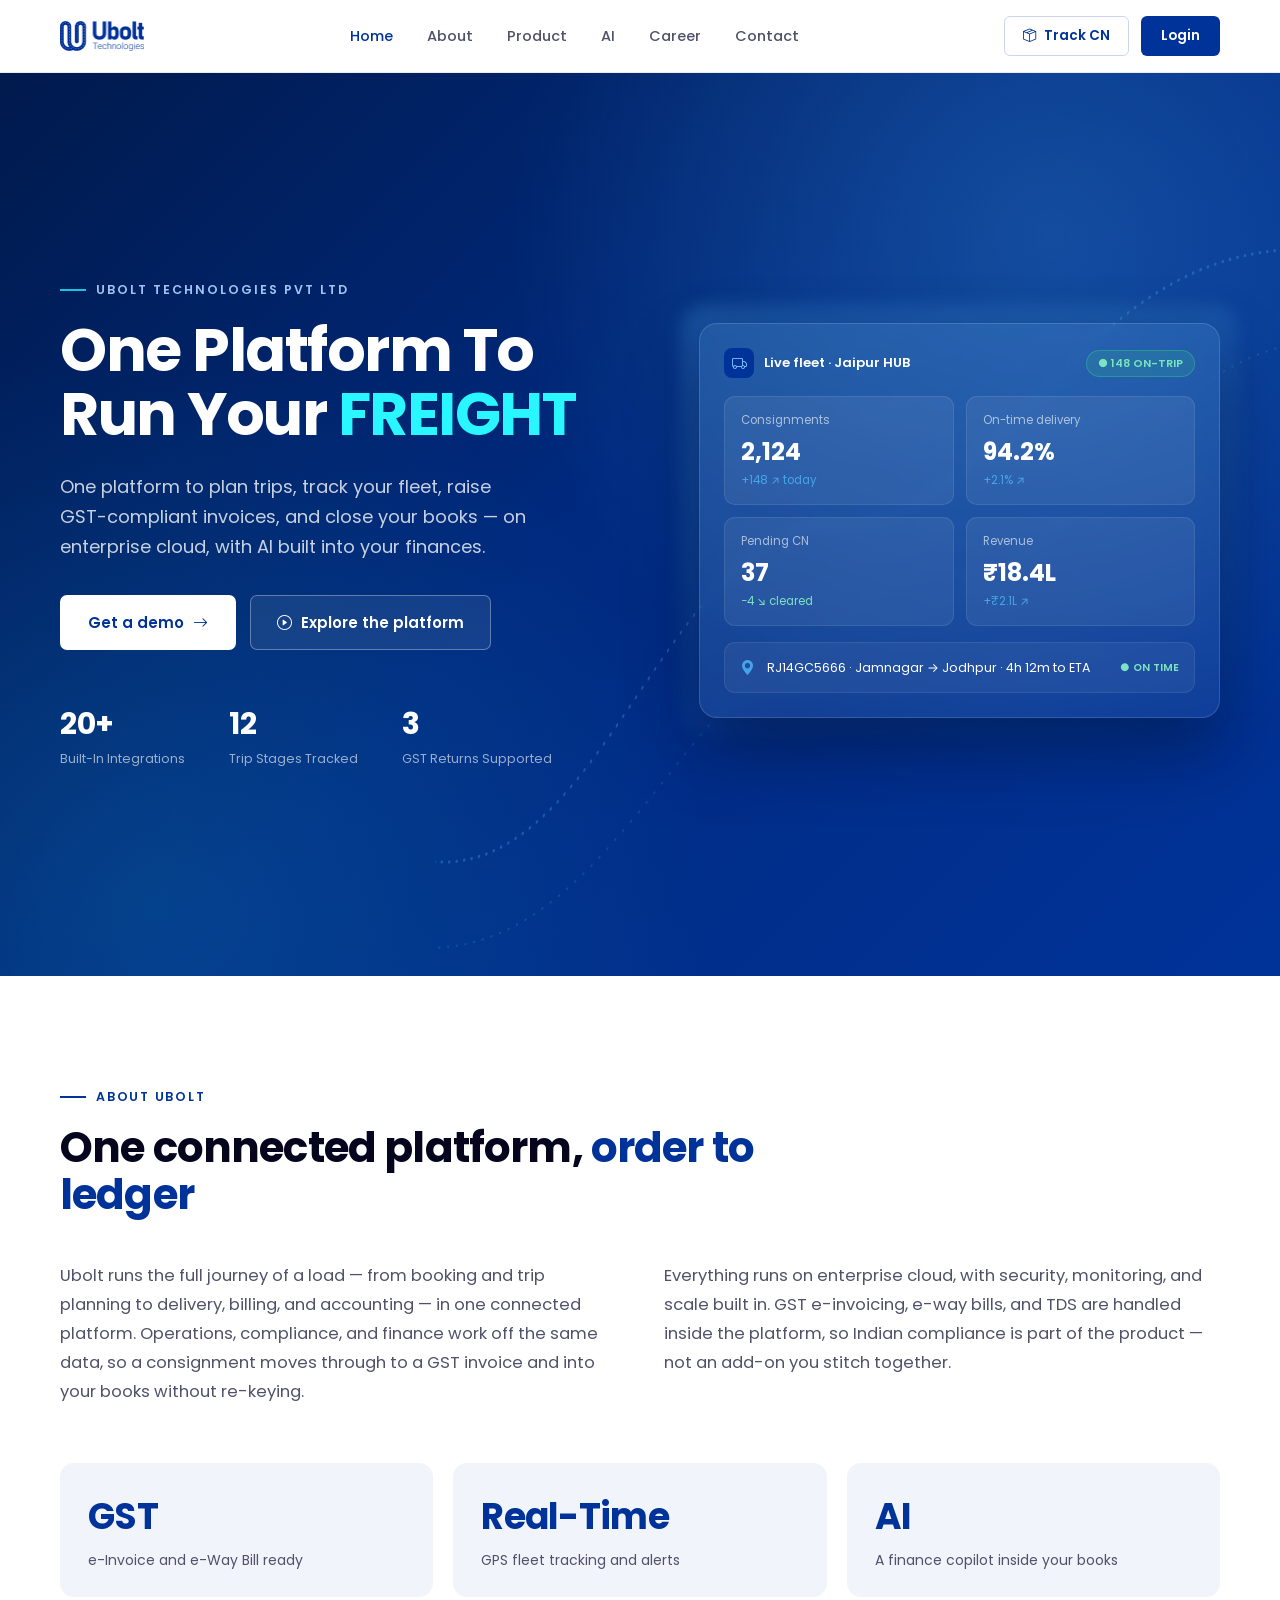
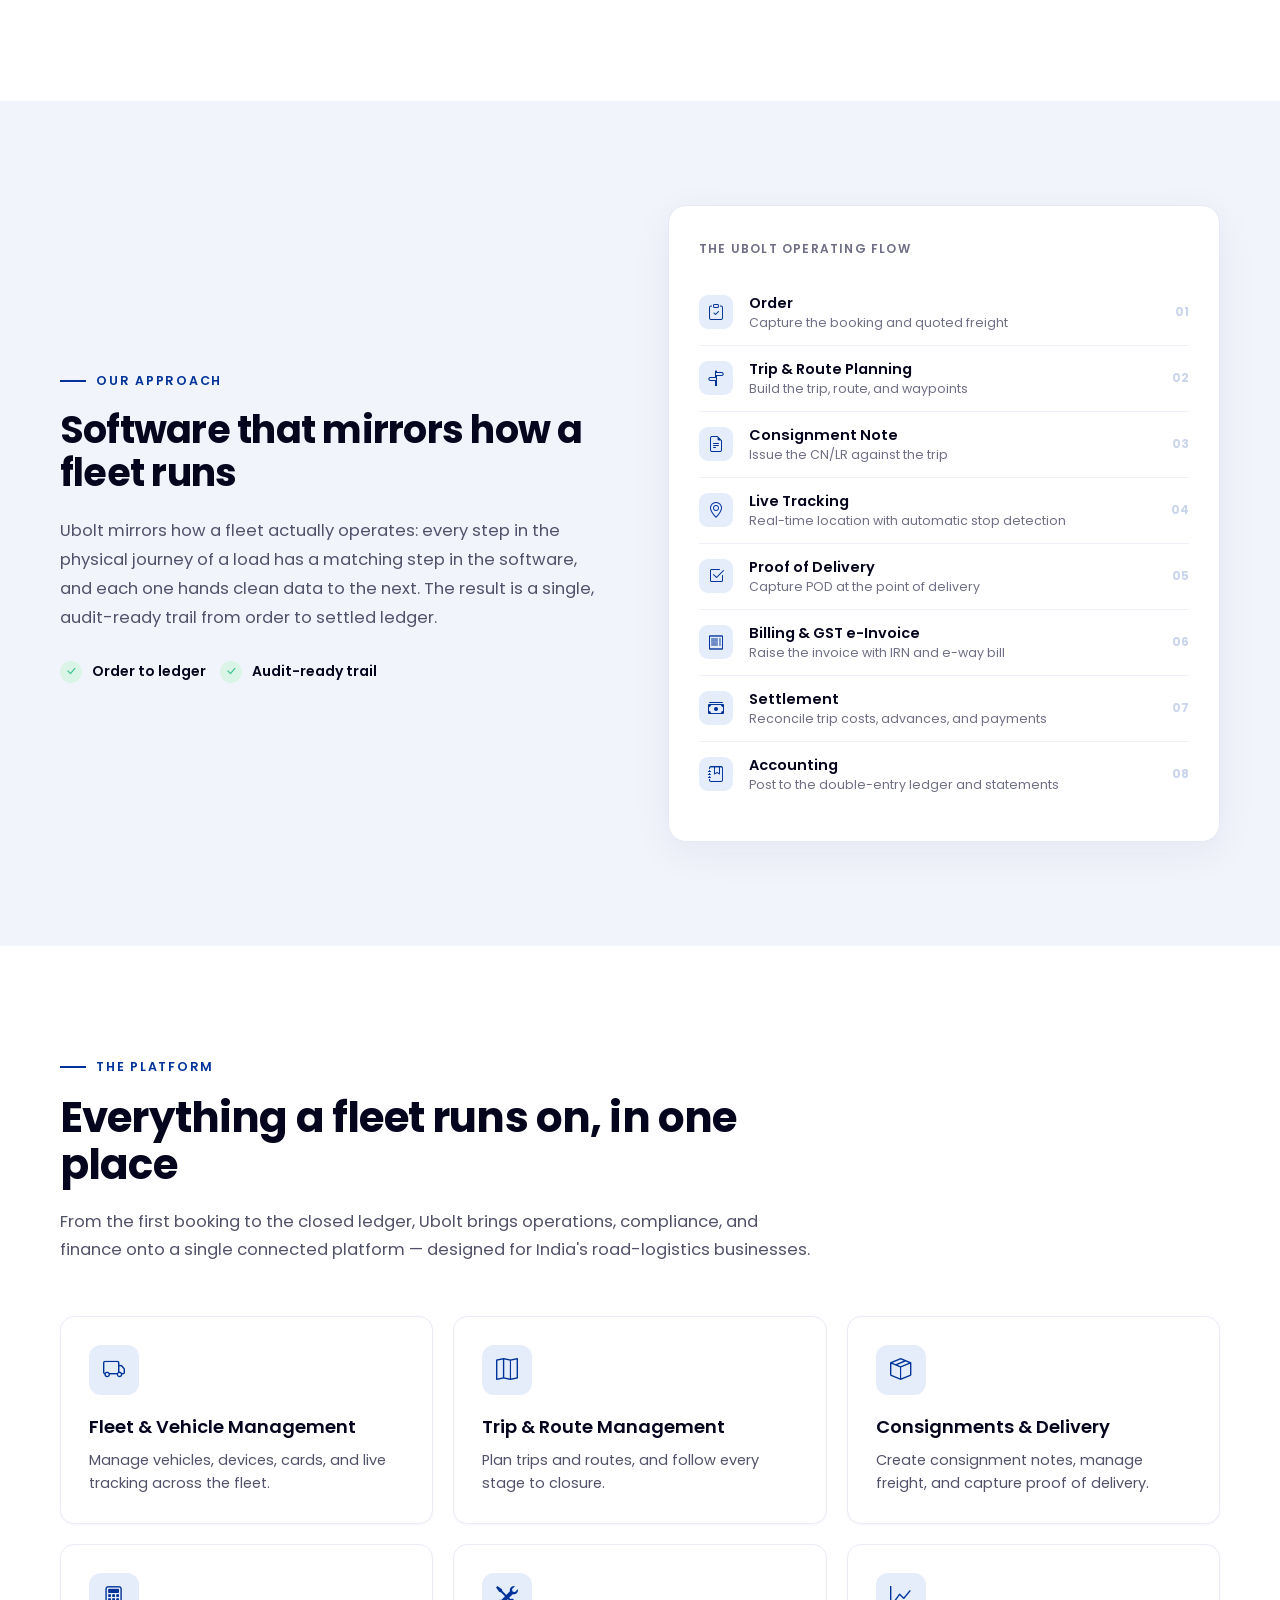
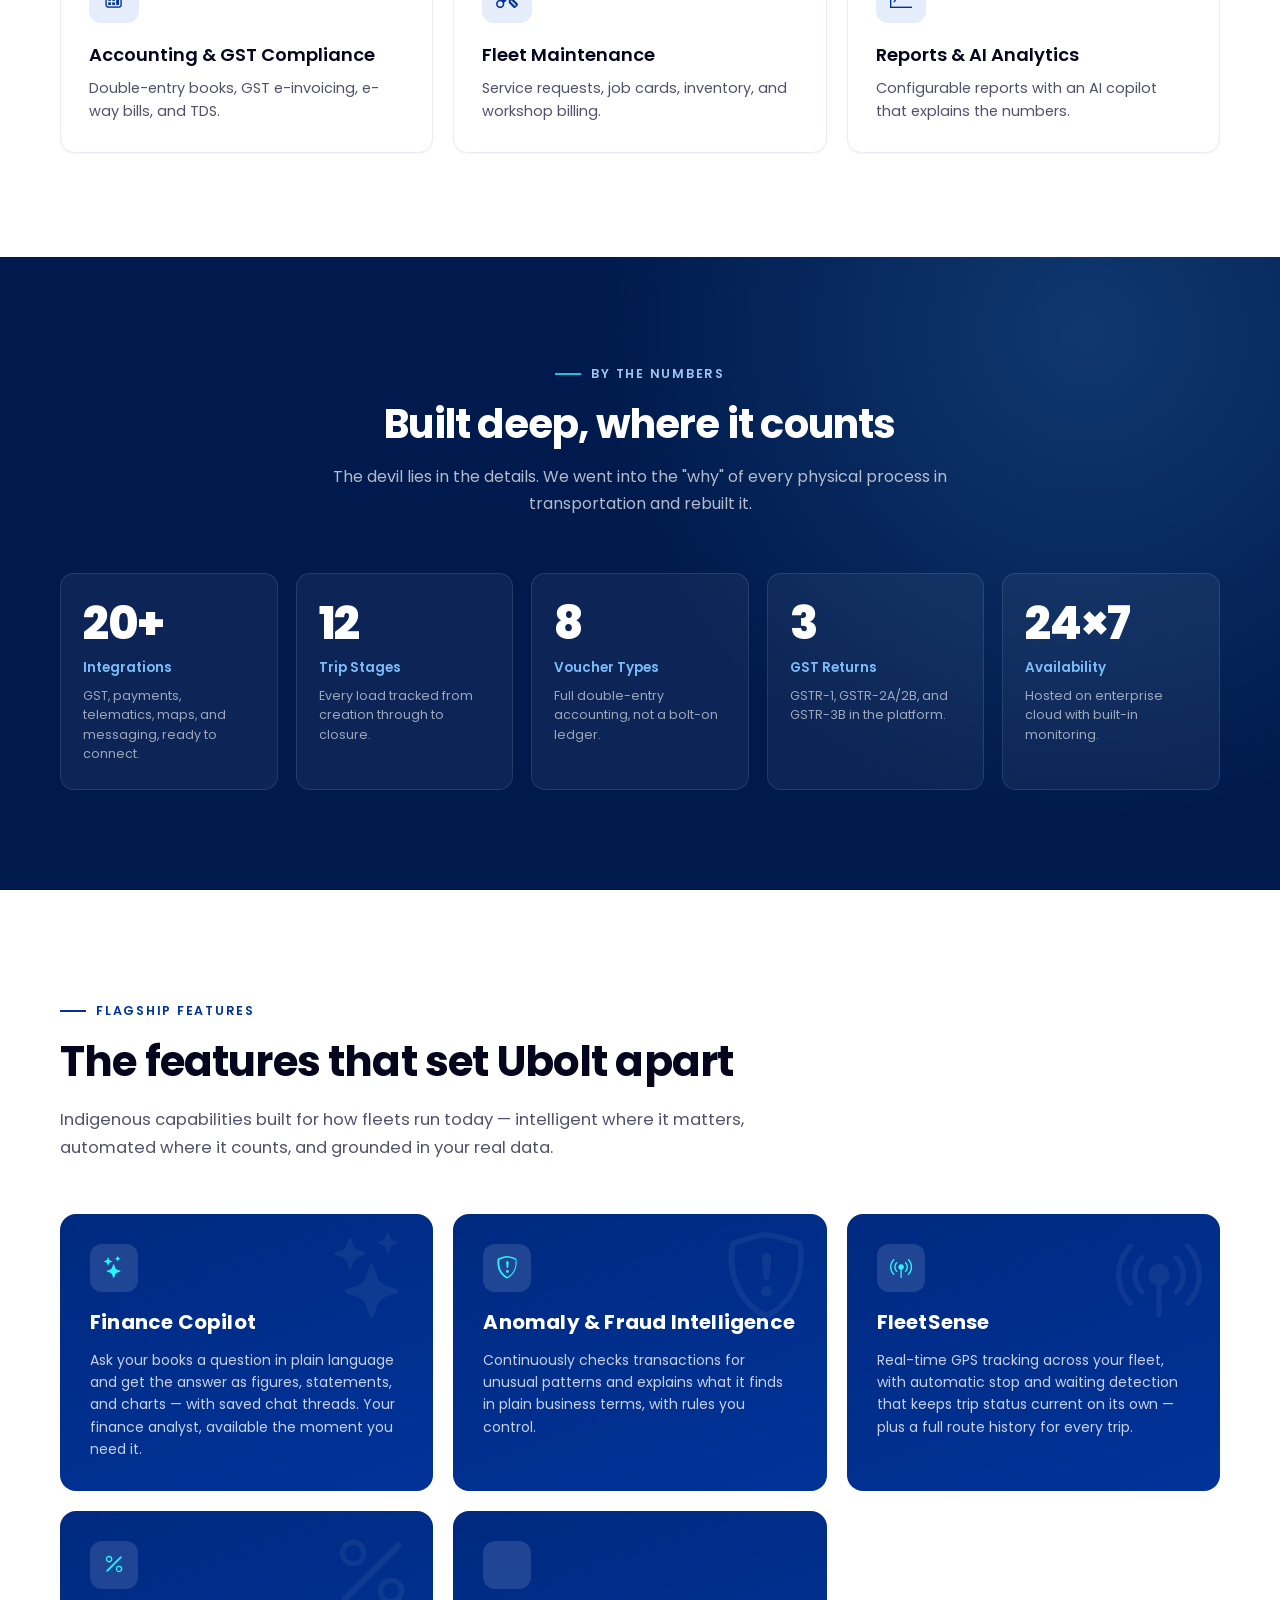
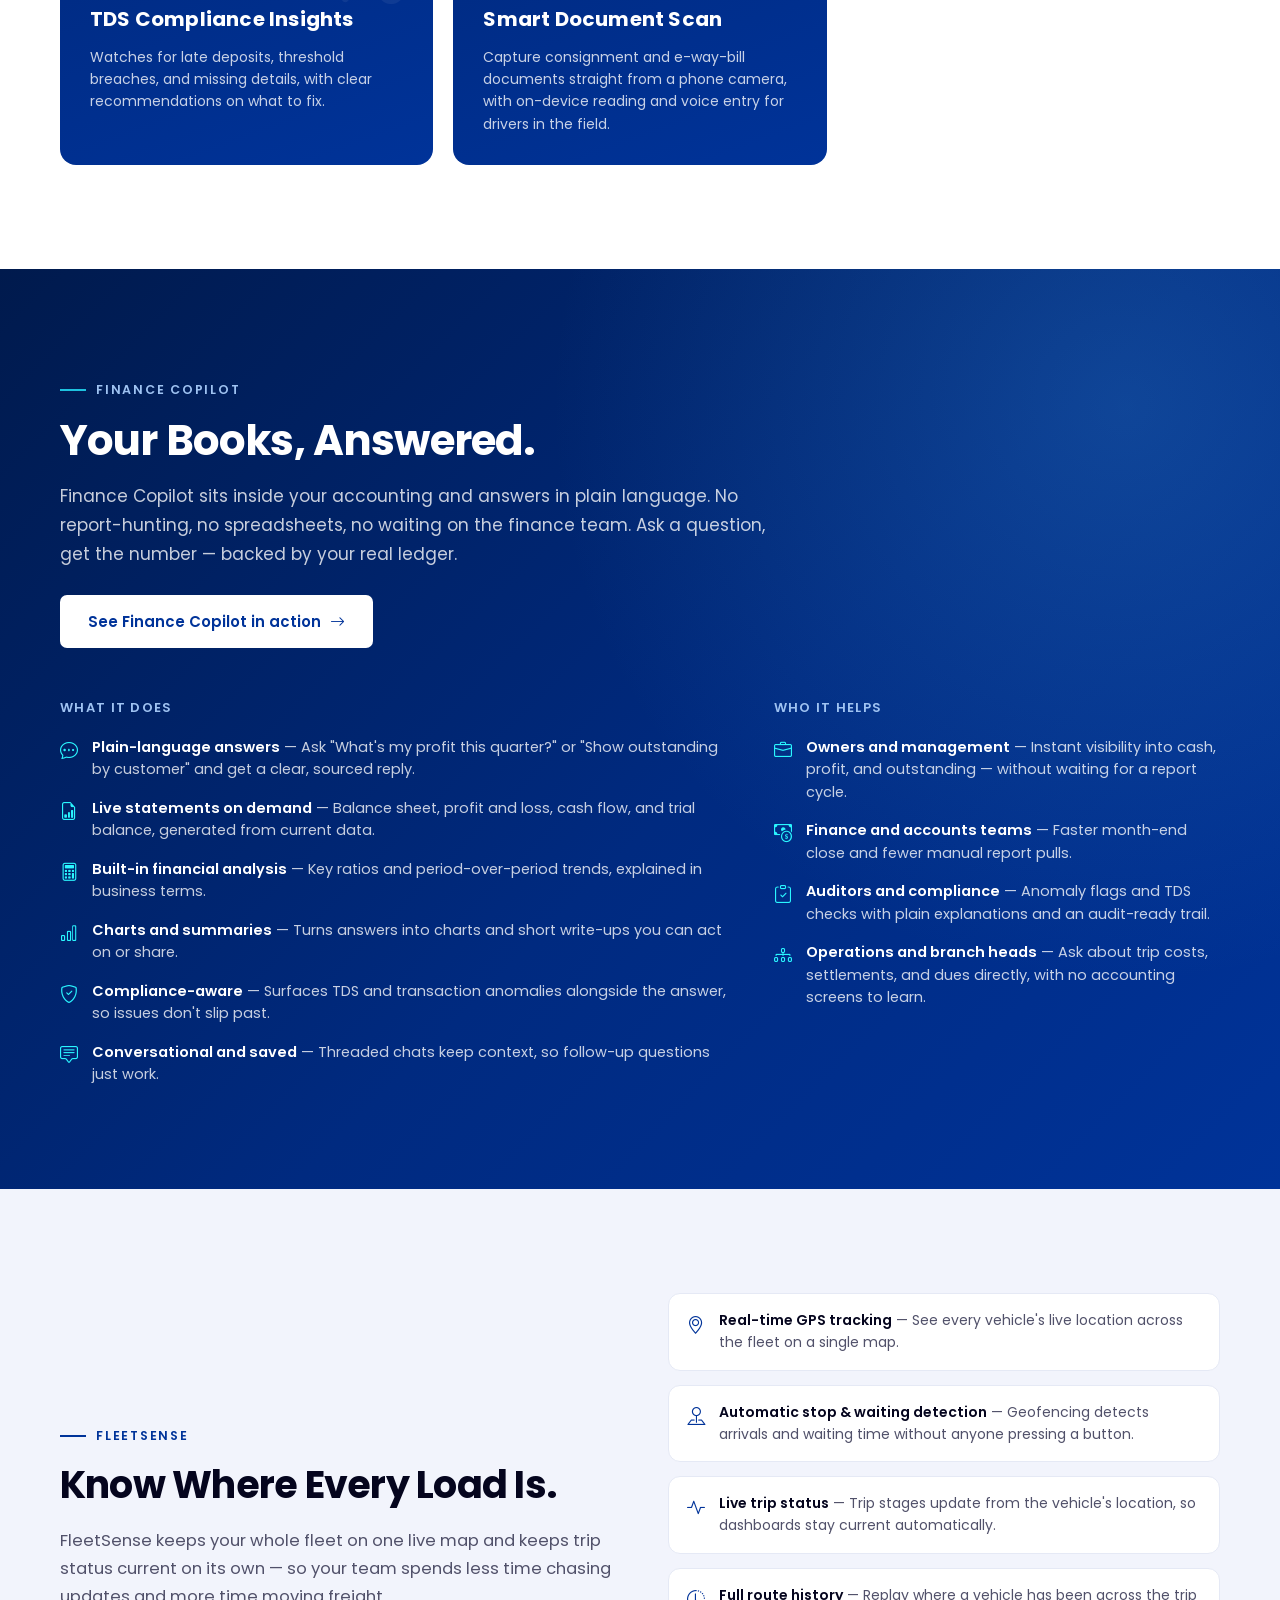
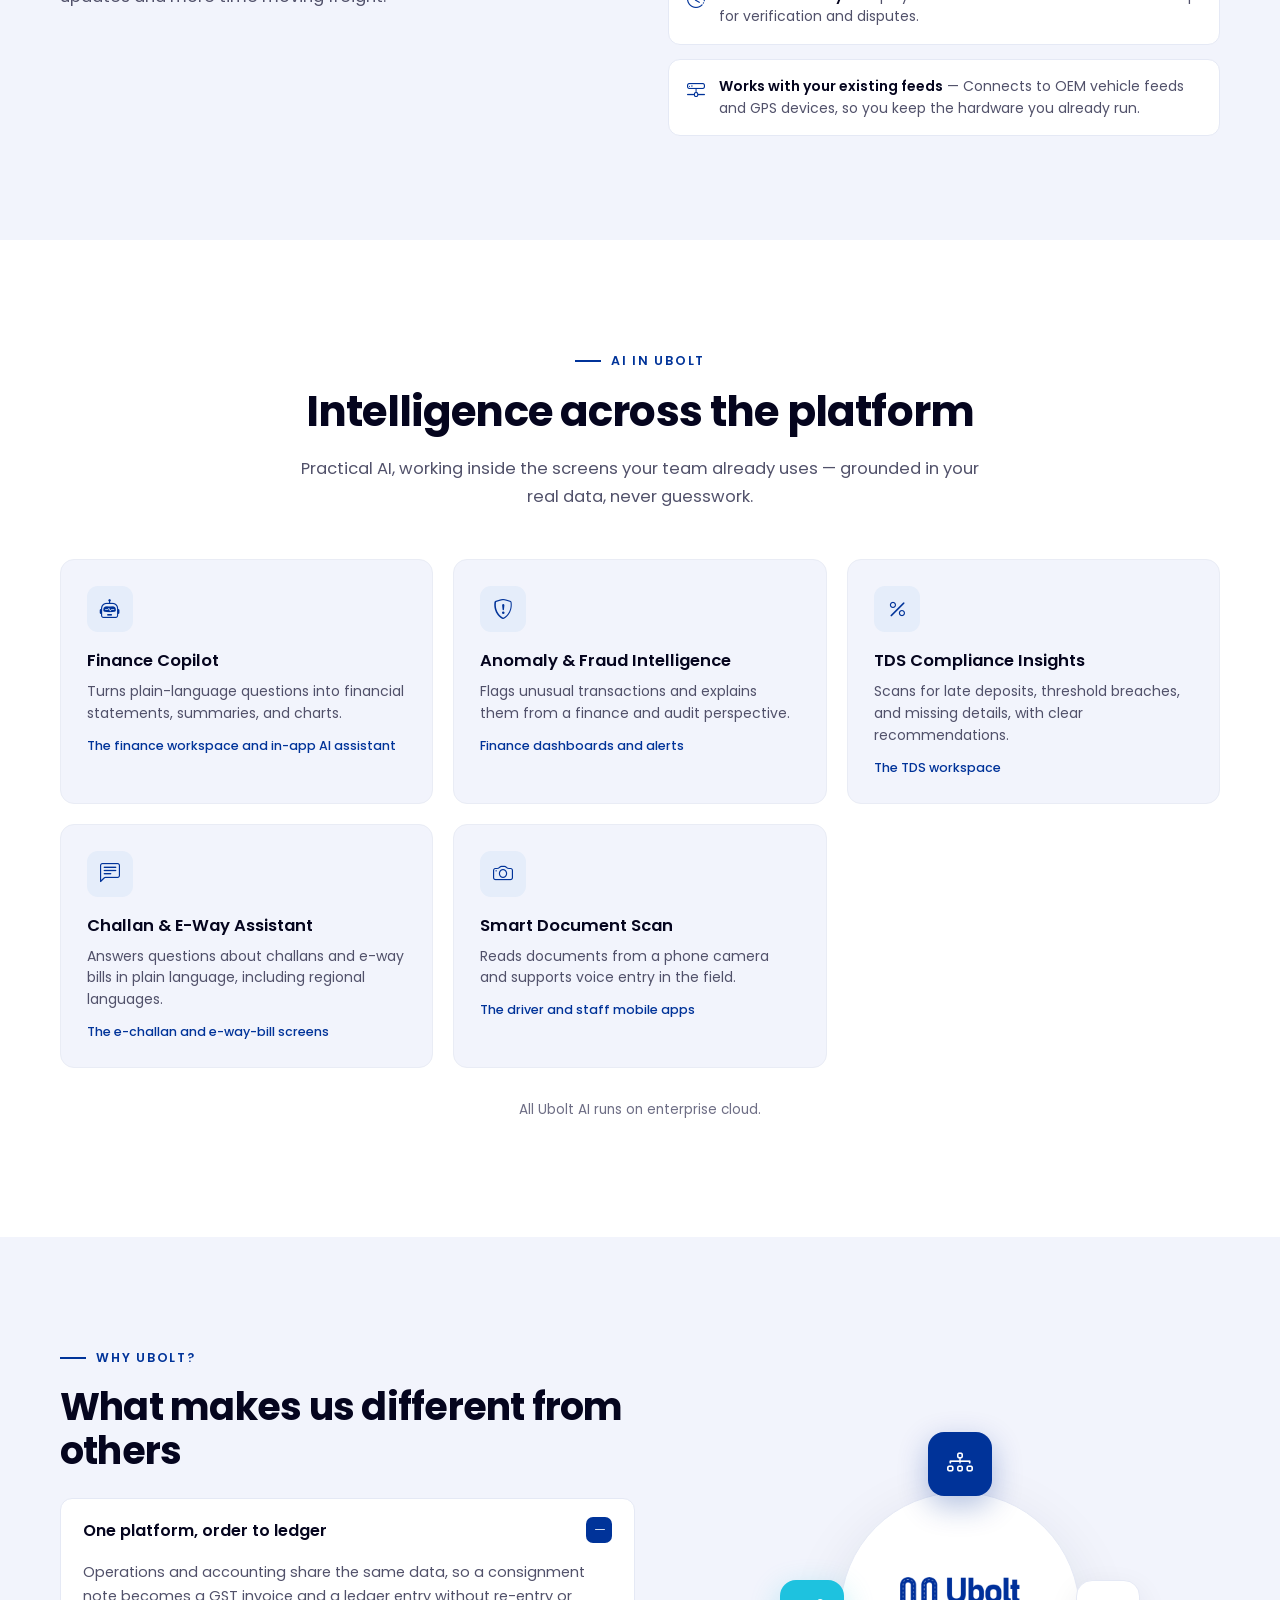
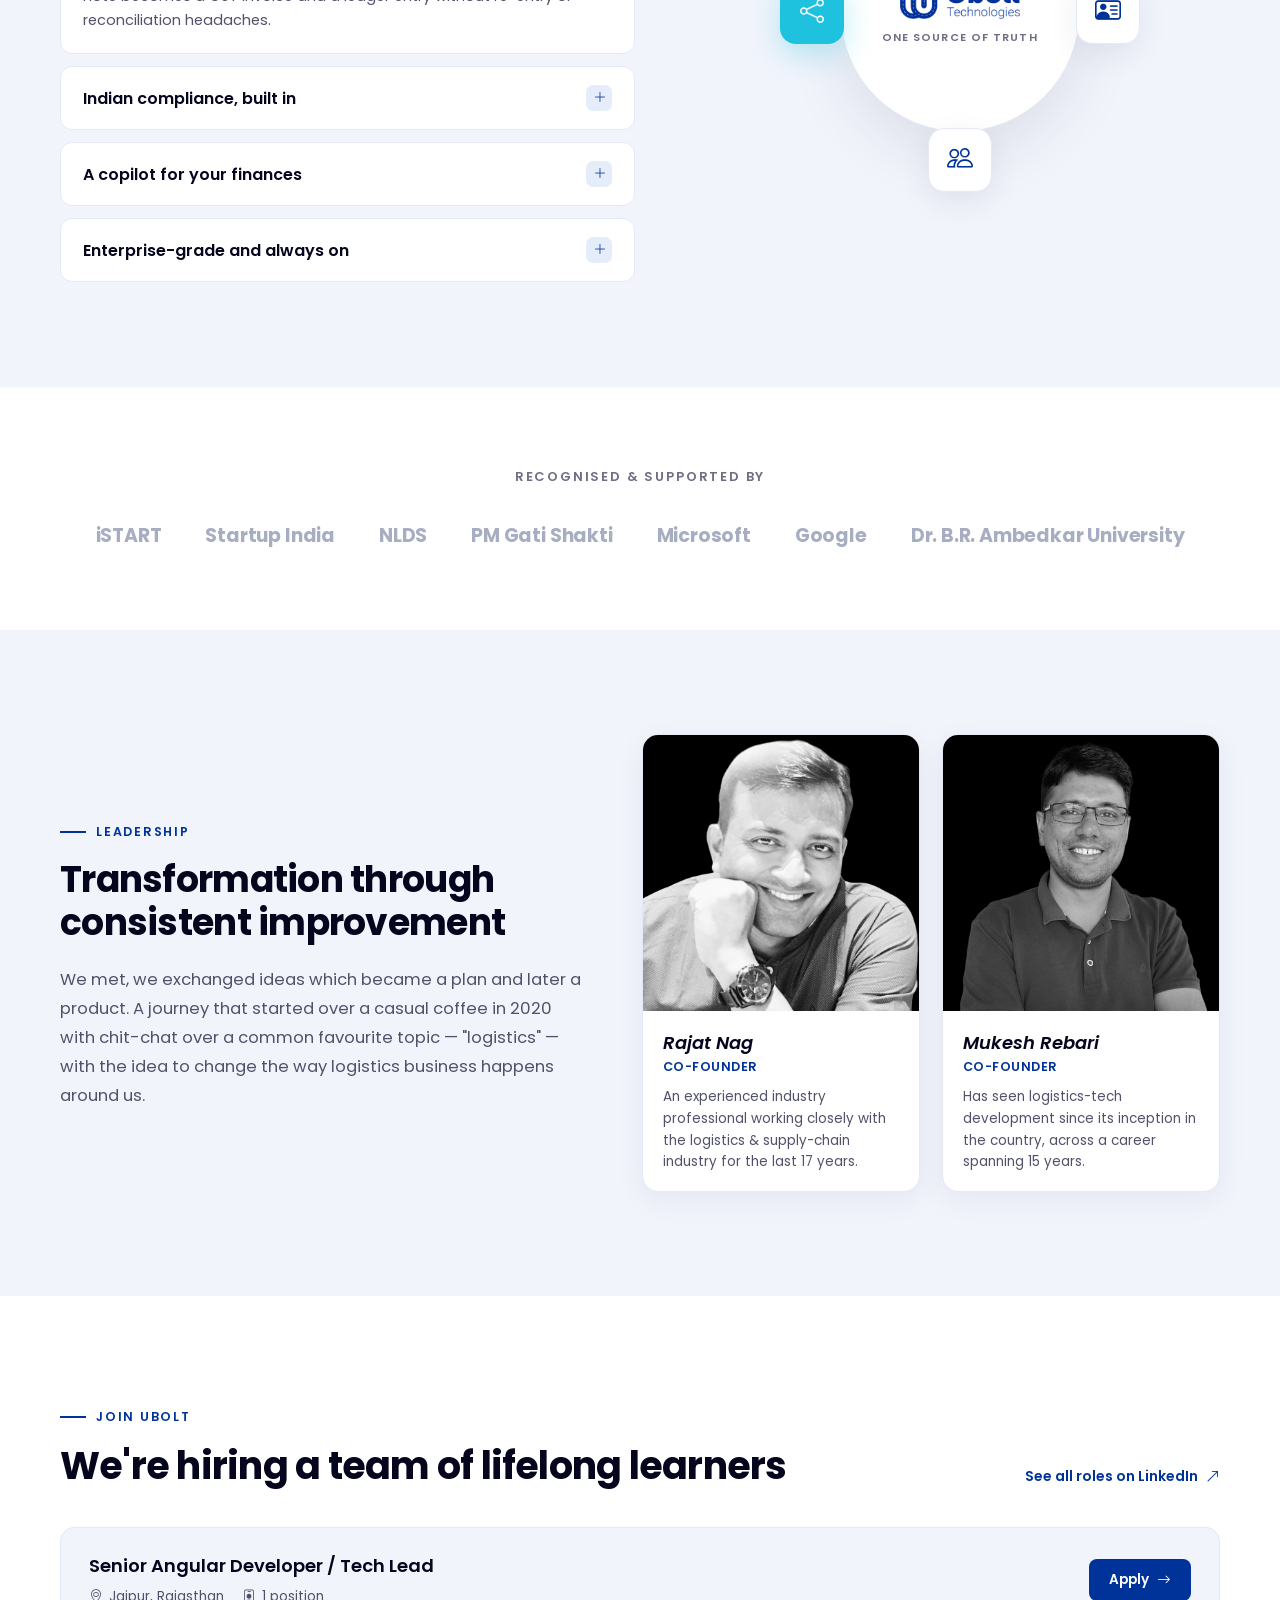
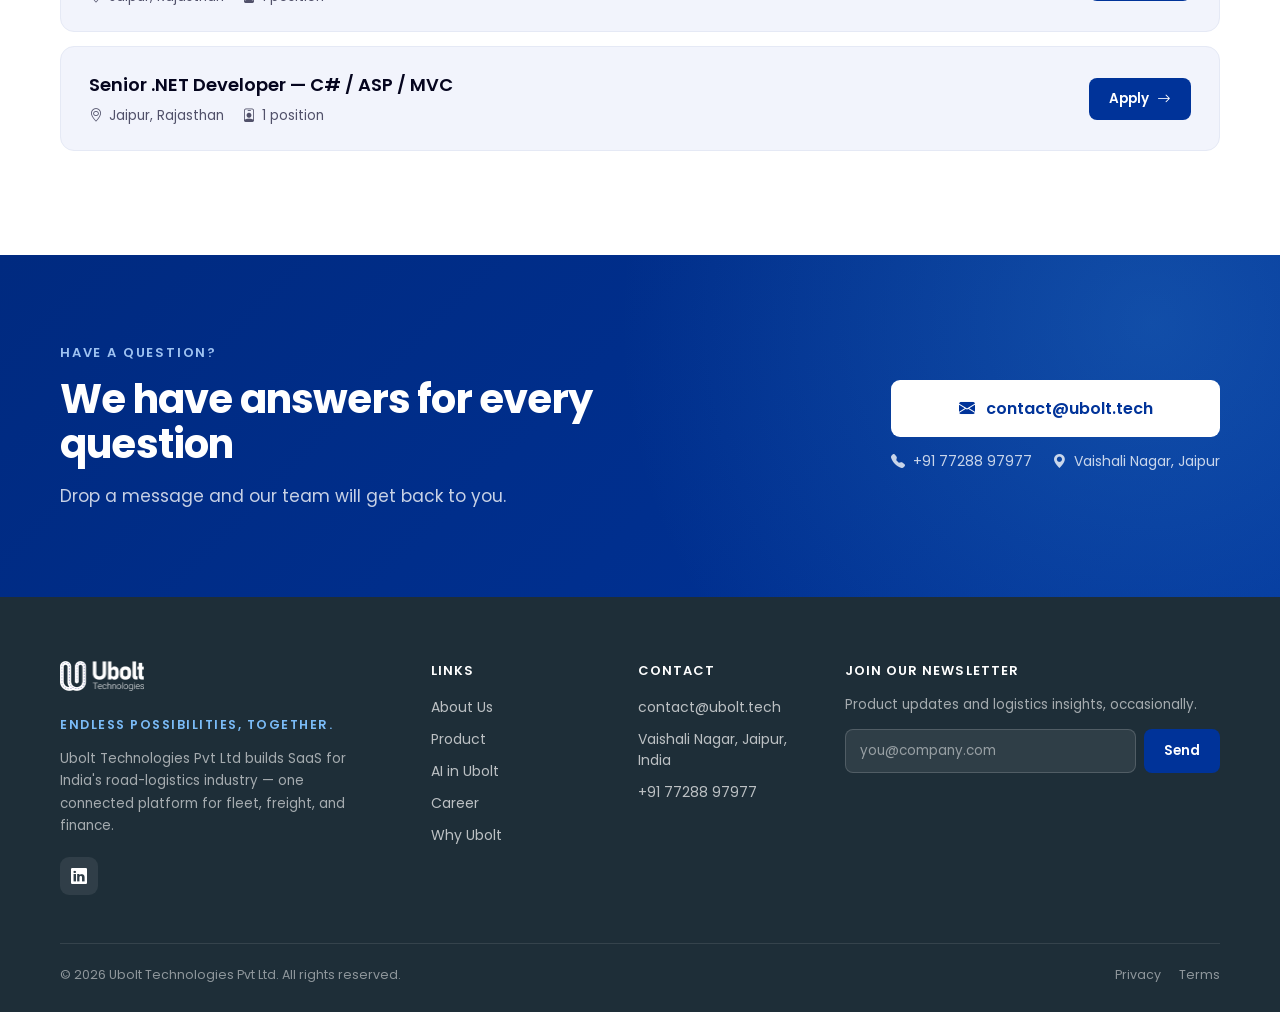
<file: redesign/index.html>
<!DOCTYPE html>
<html lang="en">
<head>
  <meta charset="utf-8">
  <meta name="viewport" content="width=device-width, initial-scale=1">
  <title>Ubolt Technologies — One Platform for Fleet, Freight &amp; Finance</title>
  <meta name="description" content="Ubolt runs the full journey of a load — trip planning, live fleet tracking, GST-compliant invoicing, and accounting — in one platform on enterprise cloud, with AI built into your finances.">
  <meta name="theme-color" content="#003399">
  <meta property="og:type" content="website">
  <meta property="og:site_name" content="Ubolt Technologies">
  <meta property="og:title" content="Ubolt Technologies — One Platform for Fleet, Freight &amp; Finance">
  <meta property="og:description" content="One platform to plan trips, track your fleet, raise GST-compliant invoices, and close your books — on enterprise cloud, with AI built into your finances.">
  <meta property="og:url" content="https://www.ubolt.tech/">
  <meta property="og:image" content="https://www.ubolt.tech/redesign/assets/logo-blue.png">
  <meta name="twitter:card" content="summary">
  <link rel="icon" type="image/png" href="assets/logo-blue.png">
  <link rel="stylesheet" href="https://cdn.jsdelivr.net/npm/bootstrap-icons@1.11.3/font/bootstrap-icons.css">
  <link rel="stylesheet" href="styles.css">
</head>
<body>

  <!-- ============ HEADER ============ -->
  <header class="site-header" id="siteHeader">
    <div class="wrap">
      <a href="#top" class="logo"><img src="assets/logo-blue.png" alt="Ubolt Technologies"></a>
      <nav class="nav" id="nav">
        <a href="#top" class="active">Home</a>
        <a href="#about">About</a>
        <a href="#product">Product</a>
        <a href="#ai">AI</a>
        <a href="#career">Career</a>
        <a href="#contact">Contact</a>
        <a href="https://app.ubolt.tech/" target="_blank" rel="noopener" class="nav-track">Track CN</a>
      </nav>
      <div class="header-actions">
        <a href="https://app.ubolt.tech/" target="_blank" rel="noopener" class="btn-track"><i class="bi bi-box-seam"></i>Track CN</a>
        <a href="https://app.ubolt.tech/" target="_blank" rel="noopener" class="btn-login">Login</a>
        <button class="nav-toggle" id="navToggle" aria-label="Toggle navigation" aria-controls="nav" aria-expanded="false"><i class="bi bi-list"></i></button>
      </div>
    </div>
  </header>

  <!-- ============ HERO ============ -->
  <section id="top" class="hero">
    <div class="glow"></div>
    <svg class="waves" viewBox="0 0 1440 600" preserveAspectRatio="none">
      <path d="M-50,520 C260,560 360,300 640,300 C940,300 1040,90 1480,120" fill="none" stroke="#46A5E9" stroke-width="2" stroke-dasharray="2 10" stroke-linecap="round" style="animation:uDash 1.6s linear infinite;"></path>
      <path d="M-50,580 C300,600 420,360 720,360 C1040,360 1140,150 1520,180" fill="none" stroke="#1EC2DF" stroke-width="1.5" stroke-dasharray="2 12" stroke-linecap="round" opacity="0.6"></path>
    </svg>
    <div class="wrap">
      <div>
        <div class="hero-eyebrow"><span class="bar"></span>Ubolt Technologies Pvt Ltd</div>
        <h1>One Platform To<br>Run Your <span class="rotword" id="rotword">FLEET</span></h1>
        <p class="lede">One platform to plan trips, track your fleet, raise GST-compliant invoices, and close your books — on enterprise cloud, with AI built into your finances.</p>
        <div class="hero-cta">
          <a href="#contact" class="btn-primary-light">Get a demo <i class="bi bi-arrow-right"></i></a>
          <a href="#product" class="btn-ghost"><i class="bi bi-play-circle"></i> Explore the platform</a>
        </div>
        <div class="hero-stats">
          <div><div class="num">20+</div><div class="lbl">Built-In Integrations</div></div>
          <div><div class="num">12</div><div class="lbl">Trip Stages Tracked</div></div>
          <div><div class="num">3</div><div class="lbl">GST Returns Supported</div></div>
        </div>
      </div>
      <div class="statcard-wrap">
        <div class="halo"></div>
        <div class="statcard">
          <div class="statcard-head">
            <div class="title"><span class="ico"><i class="bi bi-truck"></i></span><div class="title-txt">Live fleet · Jaipur HUB</div></div>
            <span class="pill-live">● 148 ON-TRIP</span>
          </div>
          <div class="statcard-grid">
            <div class="kpi"><div class="k-lbl">Consignments</div><div class="k-val">2,124</div><div class="k-delta delta-blue">+148 ↗ today</div></div>
            <div class="kpi"><div class="k-lbl">On-time delivery</div><div class="k-val">94.2%</div><div class="k-delta delta-blue">+2.1% ↗</div></div>
            <div class="kpi"><div class="k-lbl">Pending CN</div><div class="k-val">37</div><div class="k-delta delta-green">−4 ↘ cleared</div></div>
            <div class="kpi"><div class="k-lbl">Revenue</div><div class="k-val">₹18.4L</div><div class="k-delta delta-blue">+₹2.1L ↗</div></div>
          </div>
          <div class="statcard-foot">
            <i class="bi bi-geo-alt-fill"></i>
            <span class="grow">RJ14GC5666 · Jamnagar → Jodhpur · 4h 12m to ETA</span>
            <span class="ontime">● ON TIME</span>
          </div>
        </div>
      </div>
    </div>
  </section>

  <!-- ============ ABOUT ============ -->
  <section id="about" class="sec-light about">
    <div class="wrap">
      <div class="eyebrow"><span class="bar"></span>About Ubolt</div>
      <h2 class="sec-title">One connected platform, <span class="accent">order to ledger</span></h2>
      <div class="about-cols">
        <div>
          <p>Ubolt runs the full journey of a load — from booking and trip planning to delivery, billing, and accounting — in one connected platform. Operations, compliance, and finance work off the same data, so a consignment moves through to a GST invoice and into your books without re-keying.</p>
        </div>
        <div>
          <p>Everything runs on enterprise cloud, with security, monitoring, and scale built in. GST e-invoicing, e-way bills, and TDS are handled inside the platform, so Indian compliance is part of the product — not an add-on you stitch together.</p>
        </div>
      </div>
      <div class="about-stats">
        <div class="card"><div class="big">GST</div><div class="desc">e-Invoice and e-Way Bill ready</div></div>
        <div class="card"><div class="big">Real-Time</div><div class="desc">GPS fleet tracking and alerts</div></div>
        <div class="card"><div class="big">AI</div><div class="desc">A finance copilot inside your books</div></div>
      </div>
    </div>
  </section>

  <!-- ============ APPROACH ============ -->
  <section class="sec-page approach">
    <div class="wrap">
      <div class="approach-grid">
        <div>
          <div class="eyebrow"><span class="bar"></span>Our Approach</div>
          <h2>Software that mirrors how a fleet runs</h2>
          <p>Ubolt mirrors how a fleet actually operates: every step in the physical journey of a load has a matching step in the software, and each one hands clean data to the next. The result is a single, audit-ready trail from order to settled ledger.</p>
          <div class="approach-tags">
            <div class="tag-check"><span class="dot"><i class="bi bi-check-lg"></i></span>Order to ledger</div>
            <div class="tag-check"><span class="dot"><i class="bi bi-check-lg"></i></span>Audit-ready trail</div>
          </div>
        </div>
        <div class="flow-card">
          <div class="cap">The Ubolt operating flow</div>
          <div>
            <div class="flow-row"><span class="fico"><i class="bi bi-clipboard-check"></i></span><div class="body"><div class="name">Order</div><div class="note">Capture the booking and quoted freight</div></div><span class="num">01</span></div>
            <div class="flow-row"><span class="fico"><i class="bi bi-signpost-split"></i></span><div class="body"><div class="name">Trip &amp; Route Planning</div><div class="note">Build the trip, route, and waypoints</div></div><span class="num">02</span></div>
            <div class="flow-row"><span class="fico"><i class="bi bi-file-earmark-text"></i></span><div class="body"><div class="name">Consignment Note</div><div class="note">Issue the CN/LR against the trip</div></div><span class="num">03</span></div>
            <div class="flow-row"><span class="fico"><i class="bi bi-geo-alt"></i></span><div class="body"><div class="name">Live Tracking</div><div class="note">Real-time location with automatic stop detection</div></div><span class="num">04</span></div>
            <div class="flow-row"><span class="fico"><i class="bi bi-check2-square"></i></span><div class="body"><div class="name">Proof of Delivery</div><div class="note">Capture POD at the point of delivery</div></div><span class="num">05</span></div>
            <div class="flow-row"><span class="fico"><i class="bi bi-receipt"></i></span><div class="body"><div class="name">Billing &amp; GST e-Invoice</div><div class="note">Raise the invoice with IRN and e-way bill</div></div><span class="num">06</span></div>
            <div class="flow-row"><span class="fico"><i class="bi bi-cash-stack"></i></span><div class="body"><div class="name">Settlement</div><div class="note">Reconcile trip costs, advances, and payments</div></div><span class="num">07</span></div>
            <div class="flow-row"><span class="fico"><i class="bi bi-journal-bookmark"></i></span><div class="body"><div class="name">Accounting</div><div class="note">Post to the double-entry ledger and statements</div></div><span class="num">08</span></div>
          </div>
        </div>
      </div>
    </div>
  </section>

  <!-- ============ PRODUCT ============ -->
  <section id="product" class="sec-light product">
    <div class="wrap">
      <div class="head">
        <div class="eyebrow"><span class="bar"></span>The Platform</div>
        <h2 class="sec-title">Everything a fleet runs on, in one place</h2>
        <p class="sec-lede">From the first booking to the closed ledger, Ubolt brings operations, compliance, and finance onto a single connected platform — designed for India's road-logistics businesses.</p>
      </div>
      <div class="card-grid-3">
        <div class="product-card"><span class="pico"><i class="bi bi-truck"></i></span><div class="title">Fleet &amp; Vehicle Management</div><p>Manage vehicles, devices, cards, and live tracking across the fleet.</p></div>
        <div class="product-card"><span class="pico"><i class="bi bi-map"></i></span><div class="title">Trip &amp; Route Management</div><p>Plan trips and routes, and follow every stage to closure.</p></div>
        <div class="product-card"><span class="pico"><i class="bi bi-box-seam"></i></span><div class="title">Consignments &amp; Delivery</div><p>Create consignment notes, manage freight, and capture proof of delivery.</p></div>
        <div class="product-card"><span class="pico"><i class="bi bi-calculator"></i></span><div class="title">Accounting &amp; GST Compliance</div><p>Double-entry books, GST e-invoicing, e-way bills, and TDS.</p></div>
        <div class="product-card"><span class="pico"><i class="bi bi-tools"></i></span><div class="title">Fleet Maintenance</div><p>Service requests, job cards, inventory, and workshop billing.</p></div>
        <div class="product-card"><span class="pico"><i class="bi bi-graph-up"></i></span><div class="title">Reports &amp; AI Analytics</div><p>Configurable reports with an AI copilot that explains the numbers.</p></div>
      </div>
    </div>
  </section>

  <!-- ============ NUMBERS ============ -->
  <section class="numbers">
    <div class="glow"></div>
    <div class="wrap">
      <div class="head">
        <div class="eyebrow"><span class="bar"></span>By The Numbers</div>
        <h2>Built deep, where it counts</h2>
        <p>The devil lies in the details. We went into the "why" of every physical process in transportation and rebuilt it.</p>
      </div>
      <div class="numbers-grid">
        <div class="ncard"><div class="n">20+</div><div class="lbl">Integrations</div><p>GST, payments, telematics, maps, and messaging, ready to connect.</p></div>
        <div class="ncard"><div class="n">12</div><div class="lbl">Trip Stages</div><p>Every load tracked from creation through to closure.</p></div>
        <div class="ncard"><div class="n">8</div><div class="lbl">Voucher Types</div><p>Full double-entry accounting, not a bolt-on ledger.</p></div>
        <div class="ncard"><div class="n">3</div><div class="lbl">GST Returns</div><p>GSTR-1, GSTR-2A/2B, and GSTR-3B in the platform.</p></div>
        <div class="ncard"><div class="n">24×7</div><div class="lbl">Availability</div><p>Hosted on enterprise cloud with built-in monitoring.</p></div>
      </div>
    </div>
  </section>

  <!-- ============ FEATURES ============ -->
  <section id="features" class="sec-light features">
    <div class="wrap">
      <div class="head">
        <div class="eyebrow"><span class="bar"></span>Flagship Features</div>
        <h2 class="sec-title">The features that set Ubolt apart</h2>
        <p class="sec-lede">Indigenous capabilities built for how fleets run today — intelligent where it matters, automated where it counts, and grounded in your real data.</p>
      </div>
      <div class="card-grid-3">
        <div class="feature-card"><i class="bi bi-stars deco"></i><span class="fico"><i class="bi bi-stars"></i></span><div class="abbr">Finance Copilot</div><p>Ask your books a question in plain language and get the answer as figures, statements, and charts — with saved chat threads. Your finance analyst, available the moment you need it.</p></div>
        <div class="feature-card"><i class="bi bi-shield-exclamation deco"></i><span class="fico"><i class="bi bi-shield-exclamation"></i></span><div class="abbr">Anomaly &amp; Fraud Intelligence</div><p>Continuously checks transactions for unusual patterns and explains what it finds in plain business terms, with rules you control.</p></div>
        <div class="feature-card"><i class="bi bi-broadcast-pin deco"></i><span class="fico"><i class="bi bi-broadcast-pin"></i></span><div class="abbr">FleetSense</div><p>Real-time GPS tracking across your fleet, with automatic stop and waiting detection that keeps trip status current on its own — plus a full route history for every trip.</p></div>
        <div class="feature-card"><i class="bi bi-percent deco"></i><span class="fico"><i class="bi bi-percent"></i></span><div class="abbr">TDS Compliance Insights</div><p>Watches for late deposits, threshold breaches, and missing details, with clear recommendations on what to fix.</p></div>
        <div class="feature-card"><i class="bi bi-file-earmark-scan deco"></i><span class="fico"><i class="bi bi-file-earmark-scan"></i></span><div class="abbr">Smart Document Scan</div><p>Capture consignment and e-way-bill documents straight from a phone camera, with on-device reading and voice entry for drivers in the field.</p></div>
      </div>
    </div>
  </section>

  <!-- ============ FINANCE COPILOT — SPOTLIGHT ============ -->
  <section id="finance-copilot" class="copilot">
    <div class="glow"></div>
    <div class="wrap">
      <div class="copilot-head">
        <div class="eyebrow light"><span class="bar"></span>Finance Copilot</div>
        <h2>Your Books, Answered.</h2>
        <p>Finance Copilot sits inside your accounting and answers in plain language. No report-hunting, no spreadsheets, no waiting on the finance team. Ask a question, get the number — backed by your real ledger.</p>
        <a href="#contact" class="btn-primary-light">See Finance Copilot in action <i class="bi bi-arrow-right"></i></a>
      </div>
      <div class="copilot-cols">
        <div class="copilot-block">
          <h3>What it does</h3>
          <ul class="copilot-list">
            <li><i class="bi bi-chat-dots"></i><div><strong>Plain-language answers</strong> — Ask "What's my profit this quarter?" or "Show outstanding by customer" and get a clear, sourced reply.</div></li>
            <li><i class="bi bi-file-earmark-bar-graph"></i><div><strong>Live statements on demand</strong> — Balance sheet, profit and loss, cash flow, and trial balance, generated from current data.</div></li>
            <li><i class="bi bi-calculator"></i><div><strong>Built-in financial analysis</strong> — Key ratios and period-over-period trends, explained in business terms.</div></li>
            <li><i class="bi bi-bar-chart"></i><div><strong>Charts and summaries</strong> — Turns answers into charts and short write-ups you can act on or share.</div></li>
            <li><i class="bi bi-shield-check"></i><div><strong>Compliance-aware</strong> — Surfaces TDS and transaction anomalies alongside the answer, so issues don't slip past.</div></li>
            <li><i class="bi bi-chat-square-text"></i><div><strong>Conversational and saved</strong> — Threaded chats keep context, so follow-up questions just work.</div></li>
          </ul>
        </div>
        <div class="copilot-block">
          <h3>Who it helps</h3>
          <ul class="copilot-list">
            <li><i class="bi bi-briefcase"></i><div><strong>Owners and management</strong> — Instant visibility into cash, profit, and outstanding — without waiting for a report cycle.</div></li>
            <li><i class="bi bi-cash-coin"></i><div><strong>Finance and accounts teams</strong> — Faster month-end close and fewer manual report pulls.</div></li>
            <li><i class="bi bi-clipboard-check"></i><div><strong>Auditors and compliance</strong> — Anomaly flags and TDS checks with plain explanations and an audit-ready trail.</div></li>
            <li><i class="bi bi-diagram-3"></i><div><strong>Operations and branch heads</strong> — Ask about trip costs, settlements, and dues directly, with no accounting screens to learn.</div></li>
          </ul>
        </div>
      </div>
    </div>
  </section>

  <!-- ============ FLEETSENSE — SPOTLIGHT ============ -->
  <section id="fleetsense" class="sec-page fleetsense">
    <div class="wrap">
      <div class="fleet-grid">
        <div>
          <div class="eyebrow"><span class="bar"></span>FleetSense</div>
          <h2>Know Where Every Load Is.</h2>
          <p class="intro">FleetSense keeps your whole fleet on one live map and keeps trip status current on its own — so your team spends less time chasing updates and more time moving freight.</p>
        </div>
        <ul class="fleet-list">
          <li><i class="bi bi-geo-alt"></i><div><strong>Real-time GPS tracking</strong> — See every vehicle's live location across the fleet on a single map.</div></li>
          <li><i class="bi bi-pin-map"></i><div><strong>Automatic stop &amp; waiting detection</strong> — Geofencing detects arrivals and waiting time without anyone pressing a button.</div></li>
          <li><i class="bi bi-activity"></i><div><strong>Live trip status</strong> — Trip stages update from the vehicle's location, so dashboards stay current automatically.</div></li>
          <li><i class="bi bi-clock-history"></i><div><strong>Full route history</strong> — Replay where a vehicle has been across the trip for verification and disputes.</div></li>
          <li><i class="bi bi-hdd-network"></i><div><strong>Works with your existing feeds</strong> — Connects to OEM vehicle feeds and GPS devices, so you keep the hardware you already run.</div></li>
        </ul>
      </div>
    </div>
  </section>

  <!-- ============ AI IN UBOLT ============ -->
  <section id="ai" class="sec-light ai">
    <div class="wrap">
      <div class="head">
        <div class="eyebrow centered"><span class="bar"></span>AI In Ubolt</div>
        <h2 class="sec-title">Intelligence across the platform</h2>
        <p class="sec-lede">Practical AI, working inside the screens your team already uses — grounded in your real data, never guesswork.</p>
      </div>
      <div class="ai-grid">
        <div class="ai-card"><span class="aico"><i class="bi bi-robot"></i></span><div class="name">Finance Copilot</div><p>Turns plain-language questions into financial statements, summaries, and charts.</p><div class="where">The finance workspace and in-app AI assistant</div></div>
        <div class="ai-card"><span class="aico"><i class="bi bi-shield-exclamation"></i></span><div class="name">Anomaly &amp; Fraud Intelligence</div><p>Flags unusual transactions and explains them from a finance and audit perspective.</p><div class="where">Finance dashboards and alerts</div></div>
        <div class="ai-card"><span class="aico"><i class="bi bi-percent"></i></span><div class="name">TDS Compliance Insights</div><p>Scans for late deposits, threshold breaches, and missing details, with clear recommendations.</p><div class="where">The TDS workspace</div></div>
        <div class="ai-card"><span class="aico"><i class="bi bi-chat-left-text"></i></span><div class="name">Challan &amp; E-Way Assistant</div><p>Answers questions about challans and e-way bills in plain language, including regional languages.</p><div class="where">The e-challan and e-way-bill screens</div></div>
        <div class="ai-card"><span class="aico"><i class="bi bi-camera"></i></span><div class="name">Smart Document Scan</div><p>Reads documents from a phone camera and supports voice entry in the field.</p><div class="where">The driver and staff mobile apps</div></div>
      </div>
      <p class="ai-foot">All Ubolt AI runs on enterprise cloud.</p>
    </div>
  </section>

  <!-- ============ WHY UBOLT ============ -->
  <section id="whyubolt" class="sec-page why">
    <div class="wrap">
      <div class="why-grid">
        <div>
          <div class="eyebrow"><span class="bar"></span>Why Ubolt?</div>
          <h2>What makes us different from others</h2>
          <div class="accordion" id="accordion">
            <div class="acc-item open">
              <button class="acc-btn" type="button" aria-expanded="true"><span class="q">One platform, order to ledger</span><span class="sign"><i class="bi bi-dash-lg"></i><i class="bi bi-plus-lg"></i></span></button>
              <div class="acc-body">Operations and accounting share the same data, so a consignment note becomes a GST invoice and a ledger entry without re-entry or reconciliation headaches.</div>
            </div>
            <div class="acc-item">
              <button class="acc-btn" type="button" aria-expanded="false"><span class="q">Indian compliance, built in</span><span class="sign"><i class="bi bi-dash-lg"></i><i class="bi bi-plus-lg"></i></span></button>
              <div class="acc-body">GST e-invoicing, e-way bills, and TDS are part of the platform, kept current so your team files with confidence.</div>
            </div>
            <div class="acc-item">
              <button class="acc-btn" type="button" aria-expanded="false"><span class="q">A copilot for your finances</span><span class="sign"><i class="bi bi-dash-lg"></i><i class="bi bi-plus-lg"></i></span></button>
              <div class="acc-body">Plain-language analysis, anomaly and fraud detection, and compliance insights mean you spot issues — and answers — before they cost you.</div>
            </div>
            <div class="acc-item">
              <button class="acc-btn" type="button" aria-expanded="false"><span class="q">Enterprise-grade and always on</span><span class="sign"><i class="bi bi-dash-lg"></i><i class="bi bi-plus-lg"></i></span></button>
              <div class="acc-body">Built on enterprise cloud with security, monitoring, and scale that grow with your fleet.</div>
            </div>
          </div>
        </div>
        <div class="orbit-wrap">
          <div class="orbit">
            <div class="core"><img src="assets/logo-blue.png" alt="Ubolt"><div class="cap">One source of truth</div></div>
            <div class="node top"><i class="bi bi-diagram-3"></i></div>
            <div class="node right"><i class="bi bi-person-vcard"></i></div>
            <div class="node bottom"><i class="bi bi-people"></i></div>
            <div class="node left"><i class="bi bi-share"></i></div>
          </div>
        </div>
      </div>
    </div>
  </section>

  <!-- ============ COLLABORATIONS ============ -->
  <section class="collabs">
    <div class="wrap">
      <div class="cap">Recognised &amp; supported by</div>
      <div class="row">
        <span>iSTART</span>
        <span>Startup India</span>
        <span>NLDS</span>
        <span>PM Gati Shakti</span>
        <span>Microsoft</span>
        <span>Google</span>
        <span>Dr. B.R. Ambedkar University</span>
      </div>
    </div>
  </section>

  <!-- ============ TEAM ============ -->
  <section class="sec-page team">
    <div class="wrap">
      <div class="team-grid">
        <div>
          <div class="eyebrow"><span class="bar"></span>Leadership</div>
          <h2>Transformation through consistent improvement</h2>
          <p class="intro">We met, we exchanged ideas which became a plan and later a product. A journey that started over a casual coffee in 2020 with chit-chat over a common favourite topic — "logistics" — with the idea to change the way logistics business happens around us.</p>
        </div>
        <div class="team-cards">
          <div class="member">
            <div class="photo"><img src="assets/rajat-nag.jpg" alt="Rajat Nag"></div>
            <div class="info"><div class="name">Rajat Nag</div><div class="role">Co-Founder</div><p>An experienced industry professional working closely with the logistics &amp; supply-chain industry for the last 17 years.</p></div>
          </div>
          <div class="member">
            <div class="photo"><img src="assets/mukesh.jpg" alt="Mukesh Rebari"></div>
            <div class="info"><div class="name">Mukesh Rebari</div><div class="role">Co-Founder</div><p>Has seen logistics-tech development since its inception in the country, across a career spanning 15 years.</p></div>
          </div>
        </div>
      </div>
    </div>
  </section>

  <!-- ============ CAREERS ============ -->
  <section id="career" class="sec-light careers">
    <div class="wrap">
      <div class="head">
        <div>
          <div class="eyebrow"><span class="bar"></span>Join Ubolt</div>
          <h2>We're hiring a team of lifelong learners</h2>
        </div>
        <a href="https://www.linkedin.com/company/ubolttech/" target="_blank" rel="noopener" class="all-roles">See all roles on LinkedIn <i class="bi bi-arrow-up-right"></i></a>
      </div>
      <div class="jobs">
        <a href="https://www.linkedin.com/company/ubolttech/jobs/" target="_blank" rel="noopener" class="job">
          <div>
            <div class="title">Senior Angular Developer / Tech Lead</div>
            <div class="meta"><span><i class="bi bi-geo-alt"></i>Jaipur, Rajasthan</span><span><i class="bi bi-person-badge"></i>1 position</span></div>
          </div>
          <span class="apply">Apply <i class="bi bi-arrow-right"></i></span>
        </a>
        <a href="https://www.linkedin.com/company/ubolttech/jobs/" target="_blank" rel="noopener" class="job">
          <div>
            <div class="title">Senior .NET Developer — C# / ASP / MVC</div>
            <div class="meta"><span><i class="bi bi-geo-alt"></i>Jaipur, Rajasthan</span><span><i class="bi bi-person-badge"></i>1 position</span></div>
          </div>
          <span class="apply">Apply <i class="bi bi-arrow-right"></i></span>
        </a>
      </div>
    </div>
  </section>

  <!-- ============ CONTACT ============ -->
  <section id="contact" class="contact">
    <div class="glow"></div>
    <div class="wrap">
      <div>
        <div class="cap">Have a question?</div>
        <h2>We have answers for every question</h2>
        <p>Drop a message and our team will get back to you.</p>
      </div>
      <div class="actions">
        <a href="mailto:contact@ubolt.tech" class="email-btn"><i class="bi bi-envelope-fill"></i>contact@ubolt.tech</a>
        <div class="sub">
          <a href="tel:+917728897977"><i class="bi bi-telephone-fill"></i>+91 77288 97977</a>
          <span><i class="bi bi-geo-alt-fill"></i>Vaishali Nagar, Jaipur</span>
        </div>
      </div>
    </div>
  </section>

  <!-- ============ FOOTER ============ -->
  <footer class="site-footer">
    <div class="wrap">
      <div class="footer-grid">
        <div>
          <img class="logo" src="assets/logo-white.png" alt="Ubolt Technologies">
          <div class="footer-tag">Endless possibilities, together.</div>
          <p class="footer-blurb">Ubolt Technologies Pvt Ltd builds SaaS for India's road-logistics industry — one connected platform for fleet, freight, and finance.</p>
          <a href="https://www.linkedin.com/company/ubolttech/" target="_blank" rel="noopener" class="footer-social"><i class="bi bi-linkedin"></i></a>
        </div>
        <div class="footer-col">
          <h4>Links</h4>
          <div class="footer-links">
            <a href="#about">About Us</a>
            <a href="#product">Product</a>
            <a href="#ai">AI in Ubolt</a>
            <a href="#career">Career</a>
            <a href="#whyubolt">Why Ubolt</a>
          </div>
        </div>
        <div class="footer-col">
          <h4>Contact</h4>
          <div class="footer-links">
            <a href="mailto:contact@ubolt.tech">contact@ubolt.tech</a>
            <span>Vaishali Nagar, Jaipur, India</span>
            <a href="tel:+917728897977">+91 77288 97977</a>
          </div>
        </div>
        <div class="footer-col footer-news">
          <h4>Join our newsletter</h4>
          <p>Product updates and logistics insights, occasionally.</p>
          <form class="form" id="newsletter">
            <input type="email" id="newsletter-email" name="email" autocomplete="email" placeholder="you@company.com" aria-label="Email address" required>
            <button type="submit">Send</button>
          </form>
        </div>
      </div>
      <div class="footer-bottom">
        <div>© 2026 Ubolt Technologies Pvt Ltd. All rights reserved.</div>
        <div class="legal"><a href="/policies/android-app-policy.html">Privacy</a><a href="/policies/website_tnc_372471.pdf">Terms</a></div>
      </div>
    </div>
  </footer>

  <script src="scripts.js"></script>
</body>
</html>
</file>
<file: redesign/styles.css>
/* ============================================================
   Ubolt Website — redesign (Claude Design handoff)
   Static implementation. Design tokens mirror the Ubolt DS.
   ============================================================ */
@import url("https://fonts.googleapis.com/css2?family=Poppins:wght@300;400;500;600;700;800&family=Inter:wght@300;400;500;600;700&display=swap");

:root {
  --primary: #003399;
  --primary-soft: #E5EDFA;
  --ink: #05051E;
  --fg-muted: #51516A;
  --fg-faint: #6E6E85; /* ≥4.5:1 on white for small text (was #9F9FB1, ~2.9:1) */
  --page: #F2F4FC;
  --border: #E9ECF5;
  --border-soft: #E5E9F5;
  --cyan: #1EC2DF;
  --cyan-bright: #2AF6FF;
  --blue-300: #46A5E9;
  --blue-200: #7BBCF8;
  --success: #34C38F;
  --success-soft: #DAF4E7;
  --footer-bg: #1E2E38;
  --maxw: 1240px;
}

* { box-sizing: border-box; }
html { scroll-behavior: smooth; }
@media (prefers-reduced-motion: reduce) { html { scroll-behavior: auto; } }
html, body {
  margin: 0;
  padding: 0;
  background: #fff;
  font-family: "Poppins", "Inter", sans-serif;
  color: var(--ink);
  /* clip, not hidden: hidden makes body the sticky scroll container and the header never pins */
  overflow-x: clip;
  -webkit-font-smoothing: antialiased;
  -moz-osx-font-smoothing: grayscale;
}
a { text-decoration: none; color: inherit; }
img { max-width: 100%; }

.wrap {
  max-width: var(--maxw);
  margin: 0 auto;
  padding: 0 40px;
}

.eyebrow {
  display: inline-flex;
  align-items: center;
  gap: 10px;
  font-size: 12.5px;
  font-weight: 600;
  letter-spacing: 0.14em;
  text-transform: uppercase;
  color: var(--primary);
}
.eyebrow .bar {
  width: 26px;
  height: 2px;
  background: var(--primary);
  display: inline-block;
}
.eyebrow.light { color: #9FC3F2; }
.eyebrow.light .bar { background: var(--cyan); }
.eyebrow.centered { justify-content: center; }

@keyframes uFloat { 0%,100% { transform: translateY(0); } 50% { transform: translateY(-8px); } }
@keyframes uDash { to { stroke-dashoffset: -40; } }

/* ============ HEADER ============ */
.site-header {
  position: sticky;
  top: 0;
  z-index: 50;
  background: rgba(255,255,255,0.92);
  backdrop-filter: blur(10px);
  border-bottom: 1px solid var(--border);
}
.site-header .wrap {
  padding-top: 16px;
  padding-bottom: 16px;
  display: flex;
  align-items: center;
  justify-content: space-between;
  gap: 32px;
}
.site-header .logo img { height: 30px; width: auto; display: block; }
.nav { display: flex; align-items: center; gap: 34px; }
.nav a { font-size: 14.5px; font-weight: 500; color: var(--fg-muted); }
.nav a.active { color: var(--primary); }
.nav a:hover { color: var(--primary); }
.nav .nav-track { display: none; }
.header-actions { display: flex; align-items: center; gap: 12px; }
.btn-track {
  font-size: 13.5px; font-weight: 600; color: var(--primary);
  border: 1.5px solid #CBD5EC; border-radius: 6px; padding: 9px 18px;
  display: inline-flex; align-items: center; gap: 7px;
}
.btn-track:hover { background: var(--primary-soft); }
.btn-login {
  font-size: 13.5px; font-weight: 600; color: #fff; background: var(--primary);
  border-radius: 6px; padding: 10px 20px;
}
.btn-login:hover { background: #002A80; }
.nav-toggle { display: none; background: none; border: 0; color: var(--primary); font-size: 24px; cursor: pointer; padding: 4px; }

/* ============ HERO ============ */
.hero {
  position: relative;
  background: linear-gradient(135deg,#001a4d 0%,#002a80 48%,#003399 100%);
  color: #fff;
  overflow: hidden;
}
.hero .glow {
  position: absolute; inset: 0;
  background-image:
    radial-gradient(circle at 82% 18%, rgba(70,165,233,0.28), transparent 42%),
    radial-gradient(circle at 12% 92%, rgba(30,194,223,0.16), transparent 40%);
}
.hero .waves {
  position: absolute; right: -4%; top: 0; height: 100%; width: 70%;
  opacity: 0.35; pointer-events: none;
}
.hero .wrap {
  position: relative;
  padding-top: 96px;
  padding-bottom: 104px;
  display: grid;
  grid-template-columns: 1.05fr 0.95fr;
  gap: 64px;
  align-items: center;
}
.hero-eyebrow {
  display: inline-flex; align-items: center; gap: 10px;
  font-size: 12.5px; font-weight: 600; letter-spacing: 0.16em;
  color: #9FC3F2; text-transform: uppercase;
}
.hero-eyebrow .bar { width: 26px; height: 2px; background: var(--cyan); display: inline-block; }
.hero h1 {
  font-size: 60px; line-height: 1.06; font-weight: 700;
  letter-spacing: -0.025em; margin: 20px 0 0;
}
.hero h1 .rotword {
  color: var(--cyan-bright); transition: opacity .22s ease; display: inline-block;
}
.hero p.lede {
  font-size: 18px; line-height: 1.65; color: rgba(255,255,255,0.78);
  margin: 26px 0 0; max-width: 480px;
}
.hero-cta { display: flex; gap: 14px; margin-top: 34px; flex-wrap: wrap; }
.btn-primary-light {
  background: #fff; color: var(--primary); font-size: 15px; font-weight: 600;
  padding: 15px 28px; border-radius: 7px;
  display: inline-flex; align-items: center; gap: 9px;
}
.btn-primary-light:hover { background: #eef3ff; }
.btn-ghost {
  background: rgba(255,255,255,0.08); color: #fff;
  border: 1.5px solid rgba(255,255,255,0.32);
  font-size: 15px; font-weight: 600; padding: 15px 26px; border-radius: 7px;
  display: inline-flex; align-items: center; gap: 9px;
}
.btn-ghost:hover { background: rgba(255,255,255,0.16); }
.hero-stats { display: flex; gap: 44px; margin-top: 52px; }
.hero-stats .num { font-size: 30px; font-weight: 700; letter-spacing: -0.01em; }
.hero-stats .lbl { font-size: 12.5px; color: rgba(255,255,255,0.6); margin-top: 3px; }

/* Hero stat card */
.statcard-wrap { position: relative; }
.statcard-wrap .halo {
  position: absolute; inset: -18px; border-radius: 24px;
  background: linear-gradient(160deg, rgba(70,165,233,0.25), transparent);
  filter: blur(8px);
}
.statcard {
  position: relative; background: rgba(255,255,255,0.06);
  border: 1px solid rgba(255,255,255,0.14); border-radius: 18px; padding: 24px;
  box-shadow: 0 30px 70px rgba(0,10,40,0.45); backdrop-filter: blur(6px);
}
.statcard-head {
  display: flex; justify-content: space-between; align-items: center; margin-bottom: 18px;
}
.statcard-head .title { display: flex; align-items: center; gap: 10px; }
.statcard-head .ico {
  width: 30px; height: 30px; border-radius: 8px; background: var(--primary);
  display: flex; align-items: center; justify-content: center;
}
.statcard-head .ico i { font-size: 15px; color: var(--blue-200); }
.statcard-head .title-txt { font-size: 13px; font-weight: 600; }
.pill-live {
  font-size: 11px; font-weight: 600; padding: 4px 11px; border-radius: 999px;
  background: rgba(52,195,143,0.18); border: 1px solid rgba(52,195,143,0.45); color: #7BE3BE;
}
.statcard-grid { display: grid; grid-template-columns: 1fr 1fr; gap: 12px; }
.statcard-grid .kpi {
  background: rgba(255,255,255,0.07); border: 1px solid rgba(255,255,255,0.09);
  border-radius: 11px; padding: 15px 16px;
}
.statcard-grid .kpi .k-lbl { font-size: 11.5px; color: rgba(255,255,255,0.6); }
.statcard-grid .kpi .k-val { font-size: 24px; font-weight: 700; margin-top: 5px; }
.statcard-grid .kpi .k-delta { font-size: 11.5px; margin-top: 3px; }
.delta-blue { color: var(--blue-300); }
.delta-green { color: #7BE3BE; }
.statcard-foot {
  margin-top: 16px; padding: 13px 15px; background: rgba(255,255,255,0.05);
  border: 1px solid rgba(255,255,255,0.08); border-radius: 11px;
  display: flex; align-items: center; gap: 12px; font-size: 12.5px;
}
.statcard-foot i { color: var(--blue-300); font-size: 15px; }
.statcard-foot .grow { flex: 1; }
.statcard-foot .ontime { font-size: 10.5px; font-weight: 600; color: #7BE3BE; white-space: nowrap; }

/* ============ SECTION GENERICS ============ */
section { padding: 104px 0; scroll-margin-top: 72px; }
.sec-light { background: #fff; }
.sec-page { background: var(--page); }
h2.sec-title {
  font-size: 42px; line-height: 1.12; font-weight: 700;
  letter-spacing: -0.02em; margin: 18px 0 0;
}
.sec-lede {
  font-size: 16.5px; line-height: 1.7; color: var(--fg-muted); margin: 20px 0 0;
}

/* ============ ABOUT ============ */
.about h2 { max-width: 720px; }
.about h2 .accent { color: var(--primary); }
.about-cols {
  display: grid; grid-template-columns: 1fr 1fr; gap: 48px;
  margin-top: 44px; align-items: start;
}
.about-cols p { font-size: 16.5px; line-height: 1.75; color: var(--fg-muted); margin: 0; }
.about-cols b { color: var(--ink); }
.about-stats {
  display: grid; grid-template-columns: repeat(3,1fr); gap: 20px; margin-top: 56px;
}
.about-stats .card { background: var(--page); border-radius: 14px; padding: 26px 28px; }
.about-stats .big { font-size: 36px; font-weight: 700; color: var(--primary); letter-spacing: -0.02em; }
.about-stats .desc { font-size: 14px; color: var(--fg-muted); margin-top: 6px; line-height: 1.5; }

/* ============ APPROACH ============ */
.approach-grid { display: grid; grid-template-columns: 1fr 1fr; gap: 56px; align-items: center; }
.approach h2 { font-size: 38px; line-height: 1.15; font-weight: 700; letter-spacing: -0.02em; margin: 18px 0 0; }
.approach p { font-size: 16.5px; line-height: 1.75; color: var(--fg-muted); margin: 22px 0 0; }
.approach-tags { display: flex; gap: 14px; margin-top: 28px; flex-wrap: wrap; }
.tag-check { display: flex; align-items: center; gap: 10px; font-size: 14px; font-weight: 600; color: var(--ink); }
.tag-check .dot {
  width: 22px; height: 22px; border-radius: 50%; background: var(--success-soft);
  color: var(--success); display: flex; align-items: center; justify-content: center; font-size: 12px;
}
.flow-card {
  background: #fff; border: 1px solid var(--border-soft); border-radius: 18px;
  padding: 34px 30px; box-shadow: 0 10px 40px rgba(18,38,63,0.06);
}
.flow-card .cap {
  font-size: 12px; font-weight: 600; letter-spacing: 0.1em; color: var(--fg-faint);
  text-transform: uppercase; margin-bottom: 22px;
}
.flow-row {
  display: flex; align-items: center; gap: 16px; padding: 13px 0;
  border-bottom: 1px solid #F0F2FA;
}
.flow-row:last-child { border-bottom: 0; }
.flow-row .fico {
  width: 34px; height: 34px; border-radius: 9px; background: var(--primary-soft);
  color: var(--primary); display: flex; align-items: center; justify-content: center; flex: none;
}
.flow-row .fico i { font-size: 16px; }
.flow-row .body { flex: 1; }
.flow-row .name { font-size: 14.5px; font-weight: 600; color: var(--ink); }
.flow-row .note { font-size: 12.5px; color: var(--fg-faint); }
.flow-row .num { font-size: 12px; font-weight: 700; color: #CBD5EC; }

/* ============ PRODUCT ============ */
.product .head { max-width: 760px; }
.product h2 { font-size: 42px; }
.card-grid-3 { display: grid; grid-template-columns: repeat(3,1fr); gap: 20px; margin-top: 52px; }
.product-card {
  background: #fff; border: 1px solid var(--border); border-radius: 14px;
  padding: 28px; box-shadow: 0 1px 2px rgba(18,38,63,0.04);
  transition: transform .18s ease, box-shadow .18s ease;
}
.product-card:hover { transform: translateY(-3px); box-shadow: 0 12px 30px rgba(18,38,63,0.08); }
.product-card .pico {
  width: 50px; height: 50px; border-radius: 12px; background: var(--primary-soft);
  color: var(--primary); display: flex; align-items: center; justify-content: center;
}
.product-card .pico i { font-size: 22px; }
.product-card .title { font-size: 18px; font-weight: 600; color: var(--ink); margin-top: 18px; }
.product-card p { font-size: 14.5px; line-height: 1.6; color: var(--fg-muted); margin: 9px 0 0; }

/* ============ NUMBERS ============ */
.numbers {
  background: #001a4d; color: #fff; position: relative; overflow: hidden; padding: 100px 0;
}
.numbers .glow {
  position: absolute; inset: 0;
  background-image: radial-gradient(circle at 85% 12%, rgba(70,165,233,0.22), transparent 40%);
}
.numbers .wrap { position: relative; }
.numbers .head { text-align: center; max-width: 680px; margin: 0 auto; }
.numbers .eyebrow { color: #9FC3F2; }
.numbers .eyebrow .bar { background: var(--cyan); }
.numbers h2 { font-size: 40px; line-height: 1.15; font-weight: 700; letter-spacing: -0.02em; margin: 18px 0 0; }
.numbers .head p { font-size: 16px; line-height: 1.7; color: rgba(255,255,255,0.7); margin: 16px 0 0; }
.numbers-grid { display: grid; grid-template-columns: repeat(5,1fr); gap: 18px; margin-top: 56px; }
.numbers-grid .ncard {
  background: rgba(255,255,255,0.05); border: 1px solid rgba(255,255,255,0.1);
  border-radius: 14px; padding: 26px 22px;
}
.numbers-grid .n { font-size: 46px; font-weight: 800; letter-spacing: -0.03em; line-height: 1; color: #fff; }
.numbers-grid .lbl { font-size: 13.5px; font-weight: 600; color: var(--blue-200); margin-top: 12px; }
.numbers-grid p { font-size: 12.5px; line-height: 1.55; color: rgba(255,255,255,0.6); margin: 8px 0 0; }

/* ============ FEATURES ============ */
.features .head { max-width: 720px; }
.features h2 { font-size: 42px; }
.feature-card {
  background: linear-gradient(160deg,#002a80,#003399); border-radius: 16px;
  padding: 30px; color: #fff; position: relative; overflow: hidden;
}
.feature-card .deco {
  position: absolute; right: 18px; top: 18px; font-size: 86px;
  color: rgba(255,255,255,0.06); line-height: 1; pointer-events: none;
}
.feature-card .fico {
  display: inline-flex; align-items: center; justify-content: center;
  width: 48px; height: 48px; border-radius: 12px; background: rgba(255,255,255,0.12);
  color: var(--cyan-bright); position: relative;
}
.feature-card .fico i { font-size: 22px; }
.feature-card .abbr { font-size: 20px; font-weight: 700; letter-spacing: 0.01em; margin-top: 18px; position: relative; line-height: 1.25; }
.feature-card .full { font-size: 13px; font-weight: 500; color: #9FC3F2; margin-top: 4px; position: relative; }
.feature-card p { font-size: 14px; line-height: 1.6; color: rgba(255,255,255,0.78); margin: 14px 0 0; position: relative; }

/* ============ WHY UBOLT ============ */
.why-grid { display: grid; grid-template-columns: 1.05fr 0.95fr; gap: 64px; align-items: center; }
.why h2 { font-size: 38px; line-height: 1.15; font-weight: 700; letter-spacing: -0.02em; margin: 18px 0 26px; }
.accordion { display: flex; flex-direction: column; gap: 12px; }
.acc-item { background: #fff; border: 1px solid var(--border-soft); border-radius: 12px; overflow: hidden; }
.acc-btn {
  width: 100%; display: flex; align-items: center; justify-content: space-between; gap: 16px;
  padding: 18px 22px; background: none; border: 0; cursor: pointer; text-align: left; font-family: inherit;
}
.acc-btn .q { font-size: 16px; font-weight: 600; color: var(--ink); }
.acc-btn .sign {
  width: 26px; height: 26px; border-radius: 7px; background: var(--primary-soft);
  color: var(--primary); display: flex; align-items: center; justify-content: center; flex: none;
}
.acc-item.open .acc-btn .sign { background: var(--primary); color: #fff; }
.acc-btn .sign .bi-dash-lg { display: none; }
.acc-item.open .acc-btn .sign .bi-dash-lg { display: block; }
.acc-item.open .acc-btn .sign .bi-plus-lg { display: none; }
.acc-body { padding: 0 22px 20px; font-size: 14.5px; line-height: 1.65; color: var(--fg-muted); display: none; }
.acc-item.open .acc-body { display: block; }

.orbit-wrap { display: flex; align-items: center; justify-content: center; }
.orbit { position: relative; width: 360px; height: 360px; animation: uFloat 6s ease-in-out infinite; }
.orbit .core {
  position: absolute; inset: 60px; background: #fff; border: 1px solid var(--border-soft);
  border-radius: 50%; box-shadow: 0 20px 60px rgba(18,38,63,0.1);
  display: flex; align-items: center; justify-content: center; flex-direction: column;
}
.orbit .core img { width: 120px; height: auto; }
.orbit .core .cap {
  font-size: 11px; font-weight: 600; letter-spacing: 0.1em; color: var(--fg-faint);
  text-transform: uppercase; margin-top: 10px;
}
.orbit .node {
  position: absolute; width: 64px; height: 64px; border-radius: 16px;
  display: flex; align-items: center; justify-content: center;
}
.orbit .node i { font-size: 26px; }
.orbit .node.top { top: 0; left: 50%; transform: translateX(-50%); background: var(--primary); color: #fff; box-shadow: 0 10px 30px rgba(0,51,153,0.3); }
.orbit .node.right { right: 0; top: 50%; transform: translateY(-50%); background: #fff; border: 1px solid var(--border-soft); color: var(--primary); box-shadow: 0 10px 30px rgba(18,38,63,0.08); }
.orbit .node.bottom { bottom: 0; left: 50%; transform: translateX(-50%); background: #fff; border: 1px solid var(--border-soft); color: var(--primary); box-shadow: 0 10px 30px rgba(18,38,63,0.08); }
.orbit .node.left { left: 0; top: 50%; transform: translateY(-50%); background: var(--cyan); color: #fff; box-shadow: 0 10px 30px rgba(30,194,223,0.3); }
.orbit .node.left i { font-size: 24px; }

/* ============ COLLABORATIONS ============ */
.collabs { background: #fff; padding: 80px 0; border-top: 1px solid #F0F2FA; }
.collabs .wrap { text-align: center; }
.collabs .cap { font-size: 13px; font-weight: 600; letter-spacing: 0.14em; color: var(--fg-faint); text-transform: uppercase; }
.collabs .row { display: flex; flex-wrap: wrap; align-items: center; justify-content: center; gap: 14px 44px; margin-top: 34px; }
.collabs .row span { font-size: 19px; font-weight: 700; color: #A8AEC2; letter-spacing: -0.01em; }

/* ============ TEAM ============ */
.team-grid { display: grid; grid-template-columns: 1fr 1.1fr; gap: 56px; align-items: center; }
.team h2 { font-size: 36px; line-height: 1.18; font-weight: 700; letter-spacing: -0.02em; margin: 18px 0 0; }
.team p.intro { font-size: 16.5px; line-height: 1.75; color: var(--fg-muted); margin: 22px 0 0; }
.team-cards { display: grid; grid-template-columns: 1fr 1fr; gap: 22px; }
.member { background: #fff; border: 1px solid var(--border-soft); border-radius: 16px; overflow: hidden; box-shadow: 0 8px 30px rgba(18,38,63,0.06); }
.member .photo { aspect-ratio: 1/1; background: var(--ink); overflow: hidden; }
.member .photo img { width: 100%; height: 100%; object-fit: cover; display: block; }
.member .info { padding: 18px 20px; }
.member .name { font-size: 18px; font-weight: 600; font-style: italic; color: var(--ink); }
.member .role { font-size: 12.5px; font-weight: 600; color: var(--primary); letter-spacing: 0.04em; text-transform: uppercase; margin-top: 2px; }
.member p { font-size: 13.5px; line-height: 1.6; color: var(--fg-muted); margin: 10px 0 0; }

/* ============ CAREERS ============ */
.careers .head { display: flex; justify-content: space-between; align-items: flex-end; gap: 24px; flex-wrap: wrap; }
.careers h2 { font-size: 38px; line-height: 1.15; font-weight: 700; letter-spacing: -0.02em; margin: 18px 0 0; }
.careers .all-roles { font-size: 14px; font-weight: 600; color: var(--primary); display: inline-flex; align-items: center; gap: 8px; }
.jobs { display: flex; flex-direction: column; gap: 14px; margin-top: 40px; }
.job {
  display: flex; align-items: center; justify-content: space-between; gap: 20px;
  background: var(--page); border: 1px solid var(--border-soft); border-radius: 14px; padding: 24px 28px;
  transition: border-color .18s ease, box-shadow .18s ease;
}
.job:hover { border-color: #CBD5EC; box-shadow: 0 8px 24px rgba(18,38,63,0.06); }
.job .title { font-size: 18px; font-weight: 600; color: var(--ink); }
.job .meta { display: flex; gap: 18px; margin-top: 8px; font-size: 13.5px; color: var(--fg-muted); }
.job .meta span { display: inline-flex; align-items: center; gap: 6px; }
.job .apply {
  font-size: 13.5px; font-weight: 600; color: #fff; background: var(--primary);
  border-radius: 8px; padding: 11px 20px; display: inline-flex; align-items: center; gap: 8px; white-space: nowrap;
}
.job .apply:hover { background: #002A80; }

/* ============ CONTACT ============ */
.contact {
  background: linear-gradient(135deg,#002a80,#003399); color: #fff;
  padding: 88px 0; position: relative; overflow: hidden;
}
.contact .glow { position: absolute; inset: 0; background-image: radial-gradient(circle at 90% 20%, rgba(70,165,233,0.25), transparent 45%); }
.contact .wrap { position: relative; display: flex; align-items: center; justify-content: space-between; gap: 48px; flex-wrap: wrap; }
.contact .cap { font-size: 13px; font-weight: 600; letter-spacing: 0.14em; color: #9FC3F2; text-transform: uppercase; }
.contact h2 { font-size: 40px; line-height: 1.12; font-weight: 700; letter-spacing: -0.02em; margin: 14px 0 0; max-width: 560px; }
.contact p { font-size: 17px; color: rgba(255,255,255,0.78); margin: 16px 0 0; }
.contact .actions { display: flex; flex-direction: column; gap: 14px; }
.contact .email-btn {
  background: #fff; color: var(--primary); font-size: 16px; font-weight: 600;
  padding: 16px 30px; border-radius: 9px; display: inline-flex; align-items: center; gap: 11px; justify-content: center;
}
.contact .email-btn:hover { background: #eef3ff; }
.contact .sub { display: flex; gap: 20px; font-size: 14px; color: rgba(255,255,255,0.78); flex-wrap: wrap; }
.contact .sub a, .contact .sub span { display: inline-flex; align-items: center; gap: 8px; color: inherit; }

/* ============ FOOTER ============ */
.site-footer { background: var(--footer-bg); color: rgba(255,255,255,0.78); padding: 64px 0 28px; }
.footer-grid { display: grid; grid-template-columns: 2fr 1fr 1fr 1.4fr; gap: 44px; }
.site-footer img.logo { height: 30px; width: auto; }
.footer-tag { font-size: 12.5px; font-weight: 600; letter-spacing: 0.12em; color: var(--blue-200); text-transform: uppercase; margin-top: 18px; }
.footer-blurb { font-size: 13.5px; line-height: 1.65; color: rgba(255,255,255,0.6); margin: 14px 0 0; max-width: 300px; }
.footer-social {
  display: inline-flex; align-items: center; justify-content: center; width: 38px; height: 38px;
  border-radius: 9px; background: rgba(255,255,255,0.08); color: #fff; margin-top: 20px;
}
.footer-social:hover { background: rgba(255,255,255,0.16); }
.footer-col h4 { color: #fff; font-size: 13px; font-weight: 600; letter-spacing: 0.08em; text-transform: uppercase; margin: 0; }
.footer-links { display: flex; flex-direction: column; gap: 11px; margin-top: 16px; font-size: 14px; }
.footer-links a, .footer-links span { color: rgba(255,255,255,0.7); }
.footer-links a:hover { color: #fff; }
.footer-news p { font-size: 13.5px; color: rgba(255,255,255,0.6); margin: 14px 0 14px; }
.footer-news .form { display: flex; gap: 8px; }
.footer-news input {
  flex: 1; background: rgba(255,255,255,0.08); border: 1px solid rgba(255,255,255,0.16);
  border-radius: 8px; padding: 11px 14px; color: #fff; font-size: 13.5px; font-family: inherit; outline: none;
}
.footer-news input::placeholder { color: rgba(255,255,255,0.5); }
.footer-news button {
  background: var(--primary); color: #fff; border: 0; border-radius: 8px; padding: 0 20px;
  font-size: 13.5px; font-weight: 600; cursor: pointer; font-family: inherit;
}
.footer-news button:hover { background: #002A80; }
.footer-bottom {
  margin-top: 48px; padding-top: 22px; border-top: 1px solid rgba(255,255,255,0.1);
  font-size: 12.5px; color: rgba(255,255,255,0.5); display: flex; justify-content: space-between; gap: 16px; flex-wrap: wrap;
}
.footer-bottom .legal { display: flex; gap: 18px; }

/* ============ FINANCE COPILOT — SPOTLIGHT ============ */
.copilot {
  background: linear-gradient(135deg,#001a4d 0%,#002a80 55%,#003399 100%);
  color: #fff; position: relative; overflow: hidden; padding: 104px 0;
}
.copilot .glow {
  position: absolute; inset: 0;
  background-image: radial-gradient(circle at 88% 15%, rgba(70,165,233,0.22), transparent 42%);
}
.copilot .wrap { position: relative; }
.copilot-head { max-width: 720px; }
.copilot-head h2 { font-size: 42px; line-height: 1.12; font-weight: 700; letter-spacing: -0.02em; margin: 18px 0 0; }
.copilot-head p { font-size: 17px; line-height: 1.7; color: rgba(255,255,255,0.78); margin: 18px 0 26px; }
.copilot-cols { display: grid; grid-template-columns: 1.2fr 0.8fr; gap: 44px; margin-top: 50px; align-items: start; }
.copilot-block h3 {
  font-size: 13px; font-weight: 600; letter-spacing: 0.1em; text-transform: uppercase;
  color: #9FC3F2; margin: 0 0 18px;
}
.copilot-list { list-style: none; margin: 0; padding: 0; display: flex; flex-direction: column; gap: 16px; }
.copilot-list li { display: flex; gap: 14px; align-items: flex-start; font-size: 14.5px; line-height: 1.55; color: rgba(255,255,255,0.78); }
.copilot-list li i { color: var(--cyan-bright); font-size: 18px; margin-top: 1px; flex: none; }
.copilot-list li strong { color: #fff; font-weight: 600; }

/* ============ FLEETSENSE — SPOTLIGHT ============ */
.fleetsense .fleet-grid { display: grid; grid-template-columns: 1fr 1fr; gap: 56px; align-items: center; }
.fleetsense h2 { font-size: 38px; line-height: 1.15; font-weight: 700; letter-spacing: -0.02em; margin: 18px 0 0; }
.fleetsense p.intro { font-size: 16.5px; line-height: 1.7; color: var(--fg-muted); margin: 20px 0 0; }
.fleet-list { list-style: none; margin: 0; padding: 0; display: flex; flex-direction: column; gap: 14px; }
.fleet-list li {
  display: flex; gap: 14px; align-items: flex-start; background: #fff;
  border: 1px solid var(--border-soft); border-radius: 12px; padding: 16px 18px;
  font-size: 14px; line-height: 1.55; color: var(--fg-muted);
}
.fleet-list li i { color: var(--primary); font-size: 18px; flex: none; margin-top: 1px; }
.fleet-list li strong { color: var(--ink); font-weight: 600; }

/* ============ AI IN UBOLT ============ */
.ai .head { text-align: center; max-width: 680px; margin: 0 auto; }
.ai .head .sec-lede { margin-left: auto; margin-right: auto; }
.ai-grid { display: grid; grid-template-columns: repeat(3,1fr); gap: 20px; margin-top: 48px; }
.ai-card { background: var(--page); border: 1px solid var(--border); border-radius: 14px; padding: 26px; }
.ai-card .aico {
  width: 46px; height: 46px; border-radius: 11px; background: var(--primary-soft);
  color: var(--primary); display: flex; align-items: center; justify-content: center;
}
.ai-card .aico i { font-size: 20px; }
.ai-card .name { font-size: 16.5px; font-weight: 600; color: var(--ink); margin-top: 16px; }
.ai-card p { font-size: 14px; line-height: 1.55; color: var(--fg-muted); margin: 8px 0 0; }
.ai-card .where { font-size: 12.5px; color: var(--primary); margin-top: 12px; font-weight: 500; }
.ai-foot { text-align: center; font-size: 13.5px; color: var(--fg-faint); margin-top: 32px; }

/* ============================================================
   RESPONSIVE
   ============================================================ */
@media (max-width: 1080px) {
  .hero h1 { font-size: 50px; }
  .numbers-grid { grid-template-columns: repeat(3,1fr); }
}
@media (max-width: 900px) {
  .wrap { padding: 0 24px; }
  .nav { display: none; }
  .nav-toggle { display: inline-flex; }
  .site-header.nav-open .nav {
    display: flex; position: absolute; top: 100%; left: 0; right: 0;
    flex-direction: column; align-items: flex-start; gap: 4px;
    background: #fff; border-bottom: 1px solid var(--border); padding: 12px 24px 20px;
  }
  .hero .wrap, .about-cols, .approach-grid, .why-grid, .team-grid,
  .copilot-cols, .fleet-grid {
    grid-template-columns: 1fr;
  }
  .hero .wrap { gap: 48px; padding-top: 72px; padding-bottom: 80px; }
  .about-stats, .card-grid-3, .ai-grid { grid-template-columns: 1fr 1fr; }
  .footer-grid { grid-template-columns: 1fr 1fr; }
  .copilot-cols { gap: 36px; }
  section { padding: 72px 0; }
  .orbit { transform: scale(0.9); }
}
@media (max-width: 600px) {
  .wrap { padding: 0 18px; }
  .header-actions .btn-track { display: none; }
  .nav .nav-track { display: block; }
  .hero h1 { font-size: 38px; }
  .hero p.lede { font-size: 16px; }
  .hero-stats { gap: 28px; flex-wrap: wrap; }
  .statcard-grid { grid-template-columns: 1fr 1fr; }
  h2.sec-title, .product h2, .features h2, .about h2 { font-size: 30px; }
  .approach h2, .why h2, .careers h2, .numbers h2, .contact h2 { font-size: 28px; }
  .about-stats, .card-grid-3, .numbers-grid, .team-cards, .footer-grid, .ai-grid { grid-template-columns: 1fr; }
  .copilot-head h2 { font-size: 30px; }
  .fleetsense h2 { font-size: 28px; }
  .contact .actions { width: 100%; }
}
</file>
